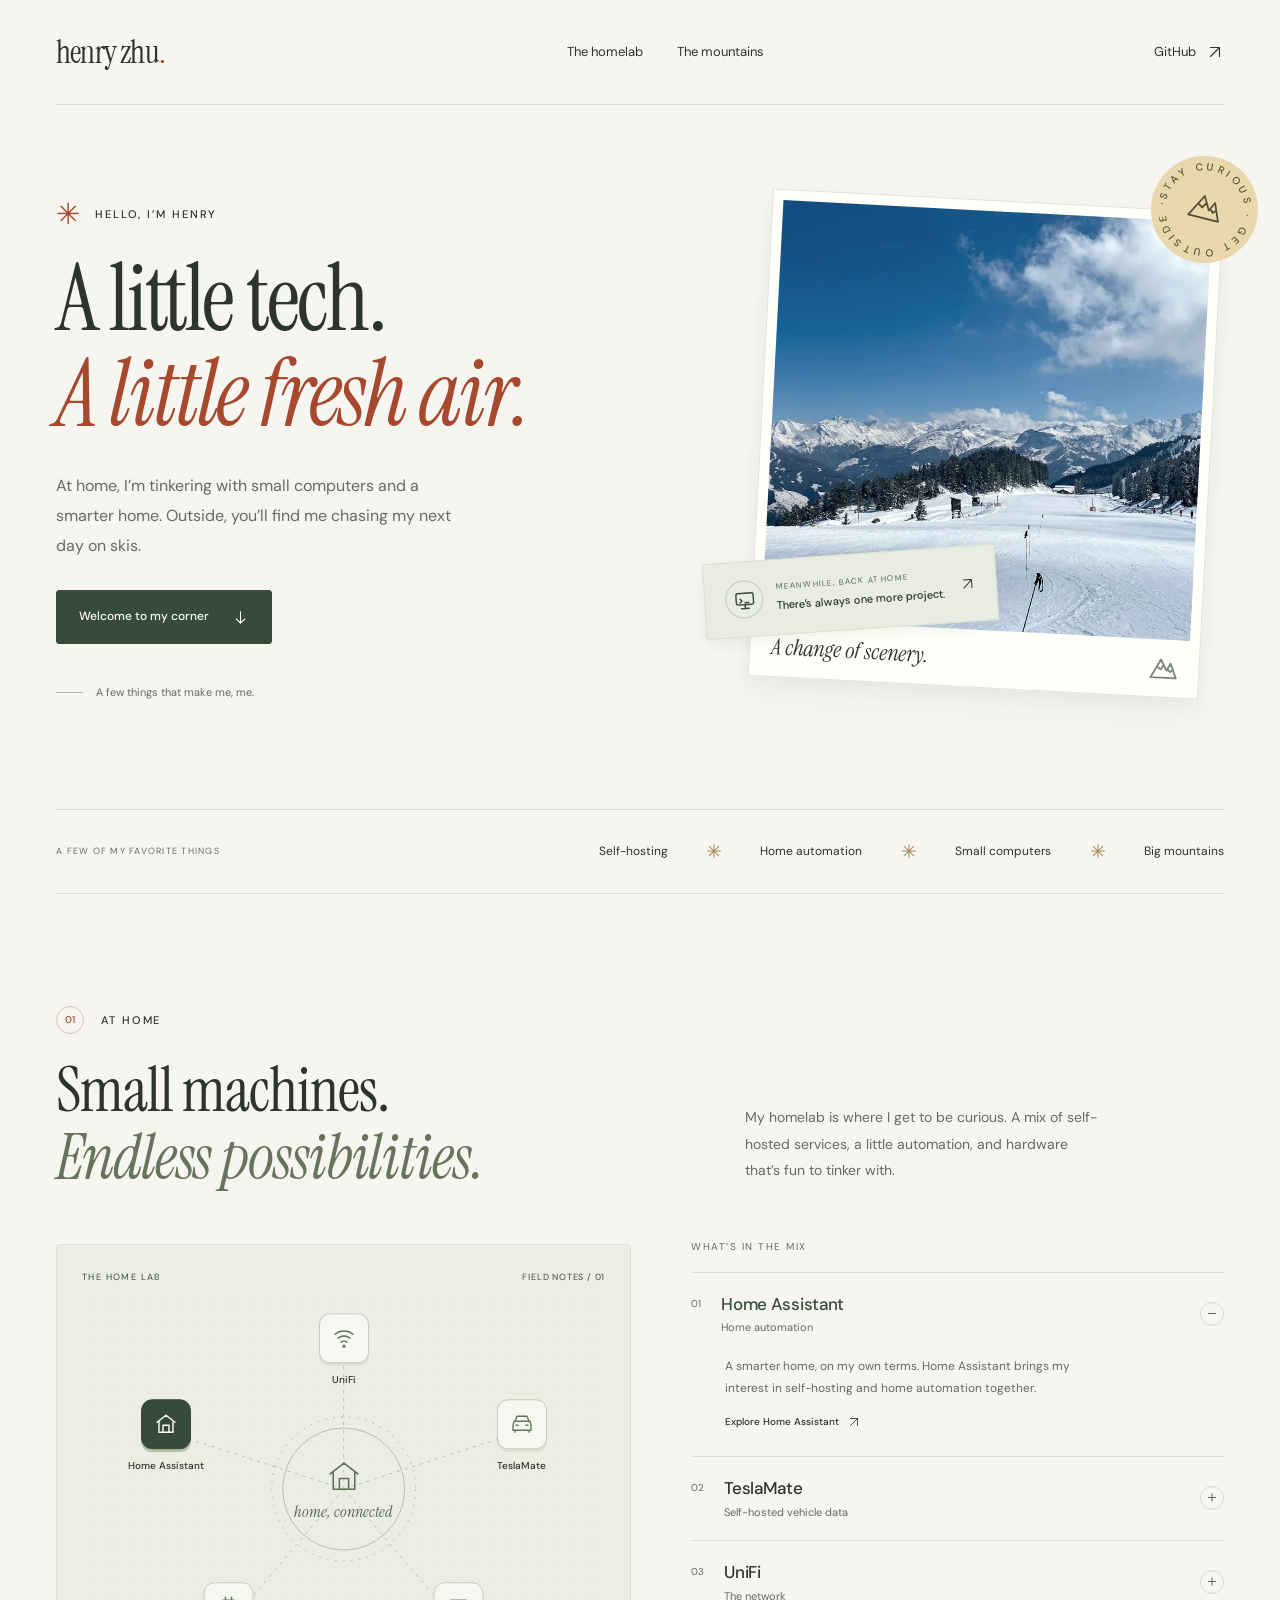
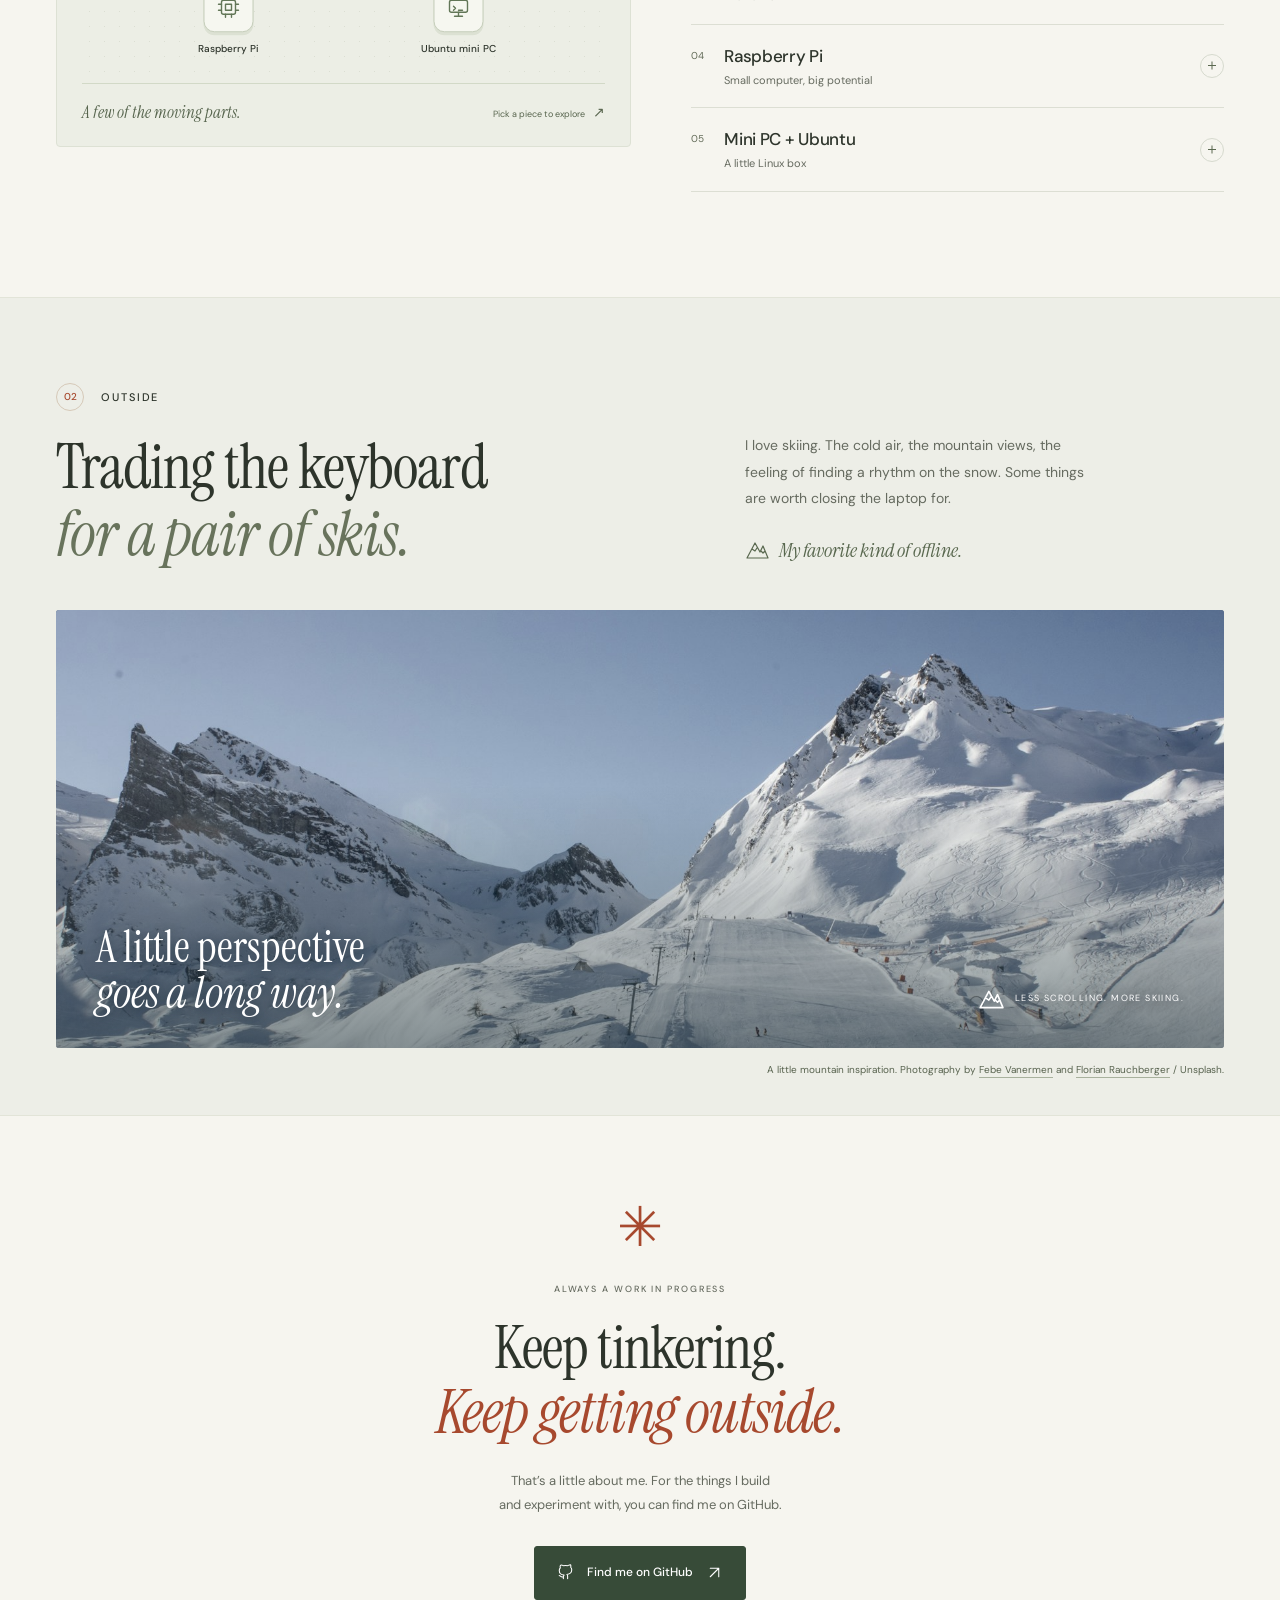
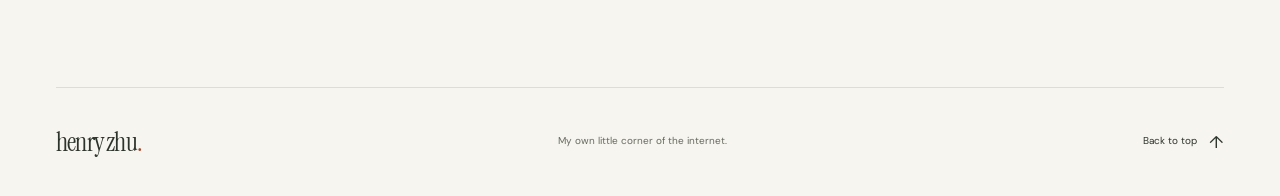
<file: index.html>
<!doctype html>
<html lang="en">
  <head>
    <meta charset="utf-8">
    <meta name="viewport" content="width=device-width, initial-scale=1">
    <meta name="theme-color" content="#f6f5ef">
    <meta name="description" content="Hi, I'm Henry Zhu. Home lab tinkering, self-hosted services, and days on the slopes. A little tech. A little fresh air.">
    <meta property="og:type" content="website">
    <meta property="og:title" content="Henry Zhu — A little tech. A little fresh air.">
    <meta property="og:description" content="My corner of the internet: home automation, small computers, and a love of skiing.">
    <meta property="og:url" content="https://henryzhu.dev/">
    <meta property="og:image" content="https://henryzhu.dev/assets/images/social.jpg">
    <meta property="og:image:alt" content="A snowy ski slope beneath an Alpine mountain range">
    <meta name="twitter:card" content="summary_large_image">
    <link rel="canonical" href="https://henryzhu.dev/">
    <link rel="icon" href="./assets/favicon.svg" type="image/svg+xml">
    <link rel="preload" href="./assets/fonts/instrument-serif-normal.woff2" as="font" type="font/woff2" crossorigin>
    <link rel="stylesheet" href="./assets/fonts/fonts.css">
    <link rel="stylesheet" href="./styles.css">
    <script src="./script.js" defer></script>
    <title>Henry Zhu — A little tech. A little fresh air.</title>
  </head>
  <body>
    <a class="skip-link" href="#main">Skip to content</a>

    <svg class="icon-definitions" xmlns="http://www.w3.org/2000/svg" aria-hidden="true">
      <defs>
        <symbol id="icon-arrow" viewBox="0 0 24 24"><path d="M5 12h14m-6-6 6 6-6 6"/></symbol>
        <symbol id="icon-up-right" viewBox="0 0 24 24"><path d="M6 18 18 6M6 6h12v12"/></symbol>
        <symbol id="icon-down" viewBox="0 0 24 24"><path d="M12 4v16m-6-6 6 6 6-6"/></symbol>
        <symbol id="icon-house" viewBox="0 0 24 24"><path d="m3 10 9-7 9 7M5 9v11h14V9m-10 11v-7h6v7"/></symbol>
        <symbol id="icon-car" viewBox="0 0 24 24"><path d="m5 9 2-5h10l2 5M4 9h16l1 4v5H3v-5l1-4Zm1 9v2m14-2v2M6 13h2m8 0h2"/></symbol>
        <symbol id="icon-network" viewBox="0 0 24 24"><path d="M3 8a14 14 0 0 1 18 0M6 12a9 9 0 0 1 12 0m-9 4a4 4 0 0 1 6 0"/><circle cx="12" cy="20" r="1"/></symbol>
        <symbol id="icon-pi" viewBox="0 0 24 24"><rect x="5" y="5" width="14" height="14" rx="2"/><path d="M9 9h6v6H9zM9 2v3m6-3v3M9 19v3m6-3v3M2 9h3m-3 6h3m14-6h3m-3 6h3"/></symbol>
        <symbol id="icon-computer" viewBox="0 0 24 24"><rect x="3" y="5" width="18" height="12" rx="2"/><path d="M8 21h8m-4-4v4m-5-10 2 2-2 2m5 0h4"/></symbol>
        <symbol id="icon-mountain" viewBox="0 0 24 24"><path d="m2 20 8-15 5 9 3-6 5 12H2Zm5-9 3 2 2-3m4 3 2 2 2-2"/></symbol>
        <symbol id="icon-github" viewBox="0 0 24 24"><path d="M9 19c-4 1-4-2-6-2m12 5v-4a3.5 3.5 0 0 0-1-2.7c3.3-.4 6.8-1.6 6.8-7.3a5.7 5.7 0 0 0-1.5-4 5.3 5.3 0 0 0-.1-4S18 0 15 1.5a14 14 0 0 0-6 0C6 0 4.8 1 4.8 1a5.3 5.3 0 0 0-.1 4 5.7 5.7 0 0 0-1.5 4c0 5.7 3.5 6.9 6.8 7.3A3.5 3.5 0 0 0 9 19v3" transform="translate(0 1) scale(1 .9)"/></symbol>
      </defs>
    </svg>

    <header class="site-header wrap">
      <a class="wordmark" href="#home" aria-label="Henry Zhu, back to top">henry zhu<span>.</span></a>
      <nav aria-label="Main navigation">
        <a href="#homelab">The homelab</a>
        <a href="#mountains">The mountains</a>
      </nav>
      <a class="header-github" href="https://github.com/zhuhw" target="_blank" rel="noopener noreferrer" aria-label="Henry Zhu on GitHub">
        <span>GitHub</span><svg class="icon" aria-hidden="true"><use href="#icon-up-right"/></svg>
      </a>
    </header>

    <main id="main">
      <section class="hero wrap" id="home" aria-labelledby="hero-heading">
        <div class="hero-copy">
          <p class="eyebrow"><span class="little-sun" aria-hidden="true">✳</span> Hello, I’m Henry</p>
          <h1 id="hero-heading">A little tech.<br><em>A little fresh air.</em></h1>
          <p class="hero-description">At home, I’m tinkering with small computers and a smarter home. Outside, you’ll find me chasing my next day on skis.</p>
          <a class="button" href="#homelab">Welcome to my corner <svg class="icon" aria-hidden="true"><use href="#icon-down"/></svg></a>
          <div class="hero-footnote"><span class="small-rule" aria-hidden="true"></span> A few things that make me, me.</div>
        </div>

        <div class="hero-art">
          <div class="orbit-note" aria-hidden="true">
            <svg viewBox="0 0 100 100"><defs><path id="badge-circle" d="M50,50 m-37,0 a37,37 0 1,1 74,0 a37,37 0 1,1 -74,0"/></defs><text><textPath href="#badge-circle" textLength="230">STAY CURIOUS · GET OUTSIDE · </textPath></text></svg>
            <svg class="badge-mountain" viewBox="0 0 24 24"><use href="#icon-mountain"/></svg>
          </div>
          <figure class="mountain-postcard">
            <img src="./assets/images/mountains-800.jpg" srcset="./assets/images/mountains-800.jpg 800w, ./assets/images/mountains-1200.jpg 1200w" sizes="(max-width: 640px) 86vw, (max-width: 950px) 65vw, 430px" width="800" height="1040" alt="Sunlit, snow-covered mountains above a quiet ski slope" fetchpriority="high">
            <figcaption><span>A change of scenery.</span><svg class="icon" aria-hidden="true"><use href="#icon-mountain"/></svg></figcaption>
          </figure>
          <a class="lab-sticker" href="#homelab">
            <span class="sticker-icon"><svg class="icon" aria-hidden="true"><use href="#icon-computer"/></svg></span>
            <span><span class="sticker-label">Meanwhile, back at home</span><strong>There’s always one more project.</strong></span>
            <svg class="icon sticker-arrow" aria-hidden="true"><use href="#icon-up-right"/></svg>
          </a>
        </div>
      </section>

      <div class="interest-strip wrap" aria-label="My interests">
        <span class="strip-label">A few of my favorite things</span>
        <div class="strip-items"><span>Self-hosting</span><span aria-hidden="true">✳</span><span>Home automation</span><span aria-hidden="true">✳</span><span>Small computers</span><span aria-hidden="true">✳</span><span>Big mountains</span></div>
      </div>

      <section class="homelab-section wrap" id="homelab" aria-labelledby="homelab-heading">
        <div class="section-intro">
          <div><p class="eyebrow section-label"><span>01</span> At home</p><h2 id="homelab-heading">Small machines.<br><em>Endless possibilities.</em></h2></div>
          <p>My homelab is where I get to be curious. A mix of self-hosted services, a little automation, and hardware that’s fun to tinker with.</p>
        </div>

        <div class="lab-layout">
          <div class="lab-blueprint" data-active="assistant" role="group" aria-label="An illustration of the five pieces in my homelab">
            <div class="blueprint-heading"><span>THE HOME LAB</span><span>FIELD NOTES / 01</span></div>
            <div class="lab-map">
              <svg class="map-connections" viewBox="0 0 500 390" aria-hidden="true"><path d="M250 200V60M250 200 80 145M250 200l170-55M250 200 140 330M250 200l110 130"/><circle cx="250" cy="200" r="61"/><circle cx="250" cy="200" r="72"/></svg>
              <div class="map-center"><svg class="icon" aria-hidden="true"><use href="#icon-house"/></svg><span>home, connected</span></div>
              <button class="map-node node-unifi" type="button" data-lab="unifi" aria-label="Explore UniFi" aria-controls="lab-unifi" disabled><span class="node-icon"><svg class="icon" aria-hidden="true"><use href="#icon-network"/></svg></span><span>UniFi</span></button>
              <button class="map-node node-assistant" type="button" data-lab="assistant" aria-label="Explore Home Assistant" aria-controls="lab-assistant" disabled><span class="node-icon"><svg class="icon" aria-hidden="true"><use href="#icon-house"/></svg></span><span>Home Assistant</span></button>
              <button class="map-node node-teslamate" type="button" data-lab="teslamate" aria-label="Explore TeslaMate" aria-controls="lab-teslamate" disabled><span class="node-icon"><svg class="icon" aria-hidden="true"><use href="#icon-car"/></svg></span><span>TeslaMate</span></button>
              <button class="map-node node-pi" type="button" data-lab="pi" aria-label="Explore Raspberry Pi" aria-controls="lab-pi" disabled><span class="node-icon"><svg class="icon" aria-hidden="true"><use href="#icon-pi"/></svg></span><span>Raspberry Pi</span></button>
              <button class="map-node node-ubuntu" type="button" data-lab="ubuntu" aria-label="Explore Ubuntu mini PC" aria-controls="lab-ubuntu" disabled><span class="node-icon"><svg class="icon" aria-hidden="true"><use href="#icon-computer"/></svg></span><span>Ubuntu mini PC</span></button>
            </div>
            <div class="blueprint-footer"><span class="blueprint-caption">A few of the moving parts.</span><span class="map-hint" hidden>Pick a piece to explore <span aria-hidden="true">↗</span></span></div>
          </div>

          <div class="lab-details">
            <p class="list-eyebrow">What’s in the mix</p>
            <details class="lab-item" id="lab-assistant" name="homelab" data-component="assistant" open>
              <summary><span class="item-number">01</span><span class="item-title">Home Assistant<small>Home automation</small></span><span class="details-toggle" aria-hidden="true"></span></summary>
              <div class="item-content"><p>A smarter home, on my own terms. Home Assistant brings my interest in self-hosting and home automation together.</p><a class="text-link" href="https://www.home-assistant.io/" target="_blank" rel="noopener noreferrer">Explore Home Assistant <svg class="icon" aria-hidden="true"><use href="#icon-up-right"/></svg></a></div>
            </details>
            <details class="lab-item" id="lab-teslamate" name="homelab" data-component="teslamate">
              <summary><span class="item-number">02</span><span class="item-title">TeslaMate<small>Self-hosted vehicle data</small></span><span class="details-toggle" aria-hidden="true"></span></summary>
              <div class="item-content"><p>Tesla data gets a home in the lab, too. I host TeslaMate as part of my setup—a neat intersection of cars, data, and self-hosting.</p><a class="text-link" href="https://docs.teslamate.org/" target="_blank" rel="noopener noreferrer">Explore TeslaMate <svg class="icon" aria-hidden="true"><use href="#icon-up-right"/></svg></a></div>
            </details>
            <details class="lab-item" id="lab-unifi" name="homelab" data-component="unifi">
              <summary><span class="item-number">03</span><span class="item-title">UniFi<small>The network</small></span><span class="details-toggle" aria-hidden="true"></span></summary>
              <div class="item-content"><p>All those little machines need to connect. UniFi hardware is the networking side of my home setup.</p><a class="text-link" href="https://ui.com/" target="_blank" rel="noopener noreferrer">Explore UniFi <svg class="icon" aria-hidden="true"><use href="#icon-up-right"/></svg></a></div>
            </details>
            <details class="lab-item" id="lab-pi" name="homelab" data-component="pi">
              <summary><span class="item-number">04</span><span class="item-title">Raspberry Pi<small>Small computer, big potential</small></span><span class="details-toggle" aria-hidden="true"></span></summary>
              <div class="item-content"><p>There’s something satisfying about a computer this small. A Raspberry Pi is part of my collection of hardware for tinkering and exploring.</p><a class="text-link" href="https://www.raspberrypi.com/" target="_blank" rel="noopener noreferrer">Explore Raspberry Pi <svg class="icon" aria-hidden="true"><use href="#icon-up-right"/></svg></a></div>
            </details>
            <details class="lab-item" id="lab-ubuntu" name="homelab" data-component="ubuntu">
              <summary><span class="item-number">05</span><span class="item-title">Mini PC + Ubuntu<small>A little Linux box</small></span><span class="details-toggle" aria-hidden="true"></span></summary>
              <div class="item-content"><p>A mini PC running Ubuntu rounds out the lab. Compact hardware, Linux, and room to keep experimenting.</p><a class="text-link" href="https://ubuntu.com/" target="_blank" rel="noopener noreferrer">Explore Ubuntu <svg class="icon" aria-hidden="true"><use href="#icon-up-right"/></svg></a></div>
            </details>
          </div>
        </div>
      </section>

      <section class="mountains-section" id="mountains" aria-labelledby="mountains-heading">
        <div class="wrap">
          <div class="section-intro">
            <div><p class="eyebrow section-label"><span>02</span> Outside</p><h2 id="mountains-heading">Trading the keyboard<br><em>for a pair of skis.</em></h2></div>
            <div class="mountains-intro-copy"><p>I love skiing. The cold air, the mountain views, the feeling of finding a rhythm on the snow. Some things are worth closing the laptop for.</p><span class="mountain-aside"><svg class="icon" aria-hidden="true"><use href="#icon-mountain"/></svg> My favorite kind of offline.</span></div>
          </div>
          <figure class="slope-photo">
            <img src="./assets/images/slopes-1800.jpg" srcset="./assets/images/slopes-1000.jpg 1000w, ./assets/images/slopes-1800.jpg 1800w" sizes="(max-width: 1280px) 92vw, 1200px" width="1800" height="1044" alt="A broad white ski run and chairlift surrounded by snow-covered Alpine peaks" loading="lazy" decoding="async">
            <figcaption><span class="photo-note">A little perspective<br><em>goes a long way.</em></span><span class="photo-label"><svg class="icon" aria-hidden="true"><use href="#icon-mountain"/></svg> LESS SCROLLING. MORE SKIING.</span></figcaption>
          </figure>
          <p class="image-credit">A little mountain inspiration. Photography by <a href="https://unsplash.com/photos/a-snow-covered-mountain-with-a-ski-lift-in-the-distance-gMF8do5awr0" target="_blank" rel="noopener noreferrer">Febe Vanermen</a> and <a href="https://unsplash.com/photos/a-snow-covered-ski-slope-with-mountains-in-the-background-aWJNELFgL5I" target="_blank" rel="noopener noreferrer">Florian Rauchberger</a> / Unsplash.</p>
        </div>
      </section>

      <section class="closing-section wrap" aria-labelledby="closing-heading">
        <span class="closing-asterisk" aria-hidden="true">✳</span>
        <p class="eyebrow">Always a work in progress</p>
        <h2 id="closing-heading">Keep tinkering.<br><em>Keep getting outside.</em></h2>
        <p>That’s a little about me. For the things I build<br class="desktop-break"> and experiment with, you can find me on GitHub.</p>
        <a class="button" href="https://github.com/zhuhw" target="_blank" rel="noopener noreferrer"><svg class="icon" aria-hidden="true"><use href="#icon-github"/></svg> Find me on GitHub <svg class="icon" aria-hidden="true"><use href="#icon-up-right"/></svg></a>
      </section>
    </main>

    <footer class="site-footer wrap"><a class="wordmark" href="#home">henry zhu<span>.</span></a><p>My own little corner of the internet.</p><a class="back-to-top" href="#home">Back to top <span aria-hidden="true">↑</span></a></footer>
  </body>
</html>
</file>
<file: assets/fonts/fonts.css>
@font-face {
  font-family: 'DM Sans';
  font-style: normal;
  font-weight: 400 700;
  font-display: swap;
  src: url(./dm-sans-normal.woff2) format('woff2');
  unicode-range: U+0000-00FF, U+0131, U+0152-0153, U+02BB-02BC, U+02C6, U+02DA, U+02DC, U+0304, U+0308, U+0329, U+2000-206F, U+20AC, U+2122, U+2191, U+2193, U+2212, U+2215, U+FEFF, U+FFFD;
}

@font-face {
  font-family: 'Instrument Serif';
  font-style: italic;
  font-weight: 400;
  font-display: swap;
  src: url(./instrument-serif-italic.woff2) format('woff2');
  unicode-range: U+0000-00FF, U+0131, U+0152-0153, U+02BB-02BC, U+02C6, U+02DA, U+02DC, U+0304, U+0308, U+0329, U+2000-206F, U+20AC, U+2122, U+2191, U+2193, U+2212, U+2215, U+FEFF, U+FFFD;
}

@font-face {
  font-family: 'Instrument Serif';
  font-style: normal;
  font-weight: 400;
  font-display: swap;
  src: url(./instrument-serif-normal.woff2) format('woff2');
  unicode-range: U+0000-00FF, U+0131, U+0152-0153, U+02BB-02BC, U+02C6, U+02DA, U+02DC, U+0304, U+0308, U+0329, U+2000-206F, U+20AC, U+2122, U+2191, U+2193, U+2212, U+2215, U+FEFF, U+FFFD;
}
</file>
<file: styles.css>
:root {
  --paper: #f6f5ef;
  --ink: #2d342b;
  --muted: #666b60;
  --accent: #a7492e;
  --olive: #374b38;
  --line: #dcded3;
  --serif: "Instrument Serif", Georgia, serif;
  --sans: "DM Sans", -apple-system, BlinkMacSystemFont, "Segoe UI", sans-serif;
}

* { box-sizing: border-box; }
[hidden] { display: none !important; }
html { scroll-behavior: smooth; scroll-padding-top: 30px; }
body { margin: 0; background: var(--paper); color: var(--ink); font: 400 16px/1.65 var(--sans); -webkit-font-smoothing: antialiased; }
::selection { background: #dfc8a9; color: #263323; }
a { color: inherit; text-decoration: none; text-underline-offset: 4px; }
button { font: inherit; color: inherit; }
button, a, summary { -webkit-tap-highlight-color: transparent; }
button:not(:disabled), summary { cursor: pointer; }
a:focus-visible, button:focus-visible, summary:focus-visible { outline: 3px solid var(--accent); outline-offset: 6px; border-radius: 2px; }
img { display: block; max-width: 100%; }
figure, p, h1, h2 { margin: 0; }
em { font-weight: inherit; }
.wrap { width: min(1200px, calc(100% - 112px)); margin-inline: auto; }
.icon { width: 23px; height: 23px; fill: none; stroke: currentColor; stroke-width: 1.5; stroke-linecap: round; stroke-linejoin: round; flex: 0 0 auto; }
.icon-definitions { position: absolute; width: 0; height: 0; overflow: hidden; }
.skip-link { position: fixed; top: 12px; left: 12px; padding: 10px 20px; z-index: 20; background: var(--ink); color: white; transform: translateY(-160%); }
.skip-link:focus { transform: translateY(0); }

.site-header { height: 105px; display: flex; align-items: center; justify-content: space-between; border-bottom: 1px solid var(--line); }
.wordmark { font: 400 32px/1 var(--serif); letter-spacing: -.8px; }
.wordmark span { color: var(--accent); }
.site-header nav { display: flex; gap: 34px; padding-left: 12px; font-size: 13px; }
.site-header nav a { padding: 10px 0; position: relative; }
.site-header nav a::after { content: ""; height: 1px; position: absolute; left: 0; right: 0; bottom: 5px; background: var(--accent); transform: scaleX(0); transform-origin: left; transition: transform .2s; }
.site-header nav a:hover::after { transform: scaleX(1); }
.header-github { display: flex; gap: 10px; align-items: center; font-size: 13px; }
.header-github .icon { width: 18px; height: 18px; }
.header-github:hover { color: var(--accent); }

.hero { display: grid; grid-template-columns: 1.2fr .9fr; align-items: center; gap: 64px; padding-block: 82px 95px; }
.eyebrow { font-size: 11px; font-weight: 500; letter-spacing: 1.9px; text-transform: uppercase; }
.hero .eyebrow { display: flex; gap: 13px; align-items: center; margin-bottom: 22px; }
.little-sun { color: var(--accent); font-size: 29px; line-height: 1; }
h1 { font: 400 clamp(64px, 7.3vw, 100px)/1.02 var(--serif); letter-spacing: -2.8px; }
h1 em { color: var(--accent); white-space: nowrap; }
.hero-description { max-width: 400px; margin-top: 30px; color: var(--muted); font-size: 16px; line-height: 1.85; }
.button { display: inline-flex; justify-content: center; align-items: center; gap: 23px; padding: 15px 22px; min-height: 54px; background: var(--olive); color: #fff; font-size: 12px; font-weight: 500; border: 1px solid var(--olive); border-radius: 3px; transition: background .2s, transform .2s; }
.button:hover { background: #253d29; transform: translateY(-2px); }
.button .icon { width: 17px; height: 17px; }
.hero .button { margin-top: 30px; }
.hero-footnote { display: flex; align-items: center; gap: 13px; margin-top: 39px; color: var(--muted); font-size: 11px; }
.small-rule { width: 27px; height: 1px; background: #adb1a3; }
.hero-art { position: relative; padding: 13px 13px 26px 9px; }
.mountain-postcard { padding: 10px 10px 0; background: #fffef9; border: 1px solid #e3e1d7; transform: rotate(3deg); box-shadow: 0 7px 18px #3138230c, 0 25px 40px #31382306; }
.mountain-postcard img { width: 100%; height: 419px; object-fit: cover; object-position: 50% 45%; filter: saturate(.72); }
.mountain-postcard figcaption { display: flex; align-items: center; justify-content: space-between; min-height: 57px; padding: 3px 11px; font: italic 22px/1.3 var(--serif); }
.mountain-postcard figcaption .icon { width: 29px; height: 29px; color: #7b8478; }
.orbit-note { position: absolute; width: 107px; height: 107px; right: -34px; top: -31px; z-index: 2; background: #e9d7ae; color: #544f30; border-radius: 50%; transform: rotate(14deg); }
.orbit-note > svg:first-child { width: 100%; height: 100%; fill: currentColor; font: 500 9.5px var(--sans); letter-spacing: 1.2px; }
.orbit-note .badge-mountain { position: absolute; width: 35px; height: 35px; left: 36px; top: 33px; fill: none; stroke: currentColor; stroke-width: 1.2; stroke-linecap: round; stroke-linejoin: round; }
.lab-sticker { position: absolute; display: flex; align-items: center; gap: 13px; bottom: 84px; left: -47px; background: #e9ece1; padding: 18px 20px; box-shadow: 0 5px 14px #1c311a10; transform: rotate(-4deg); border: 1px solid #dce1d3; transition: transform .2s; }
.lab-sticker:hover { transform: rotate(-1deg) translateY(-3px); }
.sticker-icon { display: grid; place-items: center; height: 38px; width: 38px; border: 1px solid #c2cbbb; border-radius: 50%; color: var(--olive); }
.sticker-label { display: block; text-transform: uppercase; font-size: 8px; letter-spacing: 1.2px; color: #5c6855; margin-bottom: 3px; }
.lab-sticker strong { display: block; font-size: 11px; font-weight: 500; }
.sticker-arrow { width: 16px; height: 16px; margin-left: 3px; }

.interest-strip { display: flex; align-items: center; justify-content: space-between; gap: 28px; padding-block: 26px; border-top: 1px solid var(--line); border-bottom: 1px solid var(--line); }
.strip-label { color: var(--muted); font-size: 9px; letter-spacing: 1.25px; text-transform: uppercase; }
.strip-items { display: flex; align-items: center; gap: clamp(20px, 3vw, 42px); font-size: 12px; }
.strip-items [aria-hidden] { color: #a48450; font-size: 19px; }

.homelab-section { padding-block: 112px 105px; }
.section-intro { display: grid; grid-template-columns: 1.25fr 1fr; align-items: end; gap: 90px; margin-bottom: 49px; }
.section-label { display: flex; gap: 17px; align-items: center; margin-bottom: 23px; }
.section-label > span { color: var(--accent); font-size: 10px; border: 1px solid #d6c9b8; border-radius: 50%; width: 28px; height: 28px; display: grid; place-items: center; letter-spacing: 0; }
h2 { font: 400 62px/1.07 var(--serif); letter-spacing: -1.1px; }
h2 em { color: #68735c; }
.section-intro > p, .mountains-intro-copy > p { max-width: 360px; font-size: 14px; line-height: 1.9; color: var(--muted); padding-bottom: 6px; }
.lab-layout { display: grid; grid-template-columns: 1.08fr 1fr; gap: 60px; align-items: start; }
.lab-blueprint { min-width: 0; background: #eceee5; border: 1px solid #dde1d4; border-radius: 4px; padding: 26px 25px 22px; margin-top: 5px; }
.blueprint-heading { display: flex; justify-content: space-between; gap: 20px; font: 500 9px/1.5 var(--sans); letter-spacing: 1.4px; color: #53614e; }
.blueprint-heading span:last-child { color: #5b6555; font-size: 9px; letter-spacing: .8px; }
.lab-map { height: 390px; position: relative; margin-block: 4px; background-image: radial-gradient(#a4ae973e .8px, transparent .8px); background-size: 15px 15px; }
.map-connections { position: absolute; inset: 0; width: 100%; height: 100%; fill: none; stroke: #b7c1aa; stroke-width: 1; }
.map-connections path { stroke-dasharray: 3 5; }
.map-connections circle:last-child { stroke-dasharray: 2 6; }
.map-center { position: absolute; left: 50%; top: 51.3%; transform: translate(-50%, -50%); text-align: center; display: flex; flex-direction: column; align-items: center; gap: 8px; }
.map-center > .icon { width: 37px; height: 37px; stroke-width: 1; color: #5d7054; }
.map-center > span { font: italic 16px/1 var(--serif); color: #56664d; }
.map-node { position: absolute; display: flex; align-items: center; flex-direction: column; gap: 9px; transform: translate(-50%, -50%); border: 0; padding: 7px; background: transparent; white-space: nowrap; font-size: 10px; font-weight: 500; }
.node-icon { display: grid; place-items: center; width: 50px; height: 50px; background: #f6f7f0; border: 1px solid #c6cebb; border-radius: 11px; color: #627657; box-shadow: 0 3px 0 #dce1d3; transition: background .2s, color .2s, transform .2s; }
.node-icon .icon { width: 24px; height: 24px; stroke-width: 1.4; }
.node-unifi { left: 50%; top: 16%; }
.node-assistant { left: 16%; top: 38%; }
.node-teslamate { left: 84%; top: 38%; }
.node-pi { left: 28%; top: 85%; }
.node-ubuntu { left: 72%; top: 85%; }
.map-node:hover .node-icon { transform: translateY(-3px); border-color: #718864; }
.lab-blueprint[data-active="assistant"] .node-assistant .node-icon,
.lab-blueprint[data-active="teslamate"] .node-teslamate .node-icon,
.lab-blueprint[data-active="unifi"] .node-unifi .node-icon,
.lab-blueprint[data-active="pi"] .node-pi .node-icon,
.lab-blueprint[data-active="ubuntu"] .node-ubuntu .node-icon { background: var(--olive); color: #fff; border-color: var(--olive); box-shadow: 0 3px 0 #b8c3ab; }
.blueprint-footer { display: flex; justify-content: space-between; align-items: center; gap: 20px; border-top: 1px solid #d2d9c7; padding-top: 17px; }
.blueprint-caption { font: italic 17px/1.3 var(--serif); color: #57654e; }
.map-hint { font-size: 9px; color: #59664f; }
.map-hint span { margin-left: 6px; font-size: 14px; }
.list-eyebrow { font-size: 10px; letter-spacing: 1.5px; color: var(--muted); text-transform: uppercase; margin-bottom: 16px; }
.lab-item { border-top: 1px solid var(--line); }
.lab-item:last-child { border-bottom: 1px solid var(--line); }
.lab-item summary { display: flex; gap: 20px; align-items: center; list-style: none; padding: 20px 0; }
.lab-item summary::-webkit-details-marker { display: none; }
.item-number { font-size: 10px; color: #626b58; align-self: flex-start; padding-top: 3px; }
.item-title { display: block; flex: 1; font-size: 17px; line-height: 1.35; font-weight: 500; letter-spacing: -.3px; }
.item-title small { display: block; font-size: 11px; font-weight: 400; color: var(--muted); margin-top: 5px; letter-spacing: 0; }
.details-toggle { display: block; width: 24px; height: 24px; position: relative; border: 1px solid #d6dace; border-radius: 50%; flex: 0 0 auto; }
.details-toggle::before, .details-toggle::after { content: ""; position: absolute; top: 10px; left: 7px; width: 8px; height: 1px; background: #5b6950; transition: transform .2s; }
.details-toggle::after { transform: rotate(90deg); }
.lab-item[open] .details-toggle::after { transform: rotate(0); }
.lab-item[open] .item-title { color: var(--olive); }
.lab-item summary:hover .item-title { color: var(--accent); }
.item-content { padding: 0 34px 23px; }
.item-content p { font-size: 12px; line-height: 1.85; color: var(--muted); max-width: 350px; }
.text-link { display: inline-flex; gap: 8px; align-items: center; font-size: 10px; font-weight: 500; margin-top: 14px; }
.text-link .icon { width: 14px; height: 14px; }
.text-link:hover { text-decoration: underline; }

.mountains-section { background: #edeee7; border-block: 1px solid #e2e4d8; padding-block: 85px 37px; }
.mountains-section .section-intro { margin-bottom: 43px; }
.mountains-section h2 em { color: #68735c; }
.mountains-intro-copy { padding-bottom: 4px; }
.mountain-aside { display: flex; align-items: center; gap: 10px; margin-top: 19px; font: italic 20px/1.3 var(--serif); color: #58674e; }
.mountain-aside .icon { width: 24px; height: 24px; stroke-width: 1.2; }
.slope-photo { position: relative; background: #64758a; overflow: hidden; border-radius: 3px; }
.slope-photo > img { width: 100%; height: 438px; object-fit: cover; object-position: 50% 47%; filter: saturate(.65); }
.slope-photo::after { content: ""; position: absolute; inset: 0; background: linear-gradient(180deg, transparent 40%, #11252f80 100%); pointer-events: none; }
.slope-photo figcaption { position: absolute; z-index: 1; inset: auto 40px 31px; display: flex; align-items: end; justify-content: space-between; gap: 20px; color: white; text-shadow: 0 1px 12px #0a182488; }
.photo-note { font: 400 44px/1.06 var(--serif); }
.photo-label { display: flex; align-items: center; gap: 11px; font-size: 9px; letter-spacing: 1.4px; padding-bottom: 5px; }
.photo-label .icon { width: 26px; height: 26px; }
.image-credit { text-align: right; color: #58634f; font-size: 10px; margin-top: 14px; }
.image-credit a { text-decoration: underline; text-decoration-color: #a8b19d; }
.image-credit a:hover { color: var(--ink); }

.closing-section { text-align: center; padding-block: 84px 87px; }
.closing-asterisk { display: block; color: var(--accent); font-size: 55px; line-height: 1; margin-bottom: 27px; }
.closing-section .eyebrow { font-size: 9px; color: var(--muted); margin-bottom: 19px; }
.closing-section h2 { font-size: 60px; }
.closing-section h2 em { color: var(--accent); }
.closing-section > p:not(.eyebrow) { font-size: 13px; color: var(--muted); line-height: 1.85; margin-top: 24px; }
.closing-section .button { margin-top: 29px; gap: 13px; }
.site-footer { display: flex; align-items: center; justify-content: space-between; gap: 20px; border-top: 1px solid var(--line); padding-block: 30px; }
.site-footer .wordmark { font-size: 26px; }
.site-footer p { font-size: 10px; color: var(--muted); }
.back-to-top { font-size: 10px; display: flex; align-items: center; gap: 12px; padding: 10px 0; }
.back-to-top:hover { color: var(--accent); }
.back-to-top span { font-size: 17px; }

@media (min-width: 1500px) {
  .hero { padding-block: 100px 110px; }
}

@media (max-width: 1100px) {
  .wrap { width: calc(100% - 80px); }
  .hero { gap: 45px; padding-block: 72px 83px; }
  h1 { font-size: 7.3vw; letter-spacing: -2px; }
  .mountain-postcard img { height: 370px; }
  .orbit-note { right: -19px; width: 94px; height: 94px; }
  .orbit-note .badge-mountain { width: 31px; height: 31px; left: 31px; top: 29px; }
  .lab-sticker { padding: 14px; gap: 10px; left: -34px; }
  .lab-sticker strong { font-size: 10px; }
  .hero-footnote { margin-top: 28px; }
  .strip-items { gap: 23px; font-size: 10px; }
  .strip-label { font-size: 8px; }
  .section-intro { gap: 50px; }
  h2 { font-size: 55px; }
  .lab-layout { gap: 40px; }
  .lab-blueprint { padding-inline: 18px; }
  .lab-map { height: 380px; }
  .map-hint { display: none; }
  .map-node { font-size: 9px; }
  .node-icon { width: 44px; height: 44px; }
}

@media (max-width: 800px) {
  .wrap { width: calc(100% - 48px); }
  .site-header { height: 86px; }
  .site-header nav { gap: 22px; font-size: 12px; padding-left: 0; }
  .header-github { font-size: 12px; gap: 5px; }
  .hero { grid-template-columns: 1fr; padding-block: 57px 60px; gap: 46px; }
  .hero-copy { text-align: center; }
  .hero .eyebrow { justify-content: center; }
  h1 { font-size: clamp(60px, 10.2vw, 82px); }
  .hero-description { max-width: 410px; margin-inline: auto; margin-top: 23px; }
  .hero .button { margin-top: 24px; }
  .hero-footnote { display: none; }
  .hero-art { width: min(395px, calc(100% - 34px)); margin-inline: auto; padding-bottom: 35px; }
  .mountain-postcard img { height: 365px; }
  .orbit-note { top: -11px; right: -19px; }
  .lab-sticker { left: -18px; bottom: 87px; padding: 14px 16px; }
  .lab-sticker strong { font-size: 11px; }
  .interest-strip { flex-direction: column; gap: 12px; padding-block: 21px; }
  .strip-label { font-size: 8px; }
  .strip-items { gap: 25px; font-size: 11px; }
  .homelab-section { padding-block: 72px; }
  .section-intro { grid-template-columns: 1fr; gap: 23px; margin-bottom: 31px; }
  .section-intro > p, .mountains-intro-copy > p { max-width: 500px; }
  .section-label { margin-bottom: 18px; }
  h2 { font-size: 54px; }
  .lab-layout { grid-template-columns: 1fr; gap: 31px; }
  .lab-blueprint { max-width: 540px; width: 100%; margin-inline: auto; padding-inline: 25px; }
  .lab-map { height: 390px; }
  .node-icon { width: 50px; height: 50px; }
  .map-node { font-size: 10px; }
  .map-hint { display: block; }
  .lab-details { max-width: 540px; width: 100%; margin-inline: auto; }
  .item-content p { max-width: 420px; font-size: 13px; }
  .lab-item summary { padding-block: 18px; }
  .mountains-section { padding-block: 66px 28px; }
  .mountains-section .section-intro { margin-bottom: 29px; }
  .slope-photo > img { height: 385px; }
  .slope-photo figcaption { inset-inline: 26px; bottom: 25px; }
  .photo-note { font-size: 39px; }
  .photo-label { font-size: 7px; letter-spacing: .8px; gap: 6px; }
  .image-credit { font-size: 10px; text-align: left; }
  .closing-section { padding-block: 64px 67px; }
  .closing-section h2 { font-size: 55px; }
}

@media (max-width: 480px) {
  .wrap { width: calc(100% - 40px); }
  .site-header { height: 78px; flex-wrap: wrap; gap: 8px; }
  .wordmark { font-size: 28px; }
  .site-header nav { gap: 17px; font-size: 10px; margin-left: auto; }
  .header-github { margin-left: 8px; }
  .header-github > span { display: none; }
  .header-github { padding: 8px 2px; }
  .hero { padding-top: 45px; gap: 38px; }
  .hero .eyebrow { font-size: 9px; letter-spacing: 1.6px; margin-bottom: 20px; }
  .little-sun { font-size: 24px; }
  h1 { font-size: clamp(48px, 12.3vw, 59px); letter-spacing: -1.7px; }
  .hero-description { font-size: 14px; max-width: 300px; margin-top: 22px; line-height: 1.85; }
  .hero .button { font-size: 11px; padding: 13px 18px; min-height: 48px; gap: 17px; }
  .hero-art { width: calc(100% - 31px); }
  .mountain-postcard { padding: 8px 8px 0; }
  .mountain-postcard img { height: 325px; }
  .mountain-postcard figcaption { min-height: 53px; font-size: 20px; padding-inline: 5px; }
  .orbit-note { width: 83px; height: 83px; top: -4px; right: -14px; }
  .orbit-note .badge-mountain { width: 28px; height: 28px; left: 28px; top: 25px; }
  .lab-sticker { padding: 12px 13px; left: -13px; gap: 9px; }
  .sticker-icon { width: 33px; height: 33px; }
  .sticker-icon .icon { width: 19px; height: 19px; }
  .sticker-label { font-size: 7px; letter-spacing: 1px; }
  .lab-sticker strong { font-size: 9px; }
  .sticker-arrow { width: 13px; height: 13px; }
  .strip-items { display: grid; grid-template-columns: 1fr 1fr; width: 100%; gap: 11px 20px; font-size: 11px; text-align: center; }
  .strip-items [aria-hidden] { display: none; }
  h2 { font-size: 47px; }
  .section-intro > p, .mountains-intro-copy > p { font-size: 13px; }
  .homelab-section { padding-block: 58px; }
  .section-label { font-size: 10px; }
  .lab-blueprint { padding: 22px 13px 19px; }
  .blueprint-heading { padding-inline: 3px; font-size: 8px; }
  .blueprint-heading span:last-child { font-size: 8px; }
  .lab-map { height: 318px; }
  .map-center > .icon { width: 29px; height: 29px; }
  .map-center > span { font-size: 13px; }
  .map-node { font-size: 8px; padding: 7px 2px; }
  .node-icon { width: 41px; height: 41px; border-radius: 9px; }
  .node-icon .icon { width: 21px; height: 21px; }
  .blueprint-footer { gap: 8px; padding-inline: 4px; }
  .blueprint-caption { font-size: 15px; }
  .map-hint { font-size: 8px; }
  .map-hint span { margin-left: 1px; }
  .item-title { font-size: 16px; }
  .item-title small { font-size: 10px; }
  .item-content p { font-size: 12px; }
  .mountains-section { padding-top: 58px; }
  .mountain-aside { font-size: 19px; margin-top: 16px; }
  .slope-photo > img { height: 365px; object-position: 54% center; }
  .slope-photo figcaption { inset-inline: 20px; bottom: 22px; flex-direction: column; align-items: start; gap: 23px; }
  .photo-note { font-size: 37px; }
  .photo-label { font-size: 7px; letter-spacing: 1.2px; }
  .photo-label .icon { width: 21px; height: 21px; }
  .image-credit { font-size: 9px; line-height: 1.7; max-width: 310px; }
  .closing-section { padding-block: 58px; }
  .closing-asterisk { font-size: 45px; margin-bottom: 24px; }
  .closing-section h2 { font-size: 46px; }
  .closing-section > p:not(.eyebrow) { font-size: 12px; }
  .closing-section .eyebrow { font-size: 8px; }
  .closing-section .button { font-size: 11px; min-height: 49px; }
  .site-footer { flex-wrap: wrap; gap: 17px; padding-block: 23px; }
  .site-footer .wordmark { font-size: 25px; }
  .site-footer p { order: 3; width: 100%; font-size: 9px; }
  .back-to-top { font-size: 9px; }
}

@media (max-width: 360px) {
  .wrap { width: calc(100% - 32px); }
  .site-header nav { gap: 10px; font-size: 9px; }
  .header-github { margin-left: 0; }
  .wordmark { font-size: 25px; }
  h1 { font-size: 44px; }
  .strip-items { gap: 9px; font-size: 11px; }
  .lab-sticker { padding-inline: 10px; gap: 7px; }
  .lab-sticker strong { font-size: 8px; }
  .map-hint { display: none; }
  .desktop-break { display: none; }
}

@media (prefers-reduced-motion: reduce) {
  html { scroll-behavior: auto; }
  *, *::before, *::after { transition: none !important; }
}

@media print {
  body { background: white; font-size: 12px; }
  .wrap { width: 100%; }
  .site-header { height: 60px; }
  .hero { padding-block: 30px; grid-template-columns: 1fr 1fr; }
  h1 { font-size: 54px; }
  h2, .closing-section h2 { font-size: 42px; }
  .hero-art { width: 250px; }
  .mountain-postcard img { height: 230px; }
  .lab-sticker, .orbit-note, .map-hint, .back-to-top { display: none; }
  .homelab-section, .mountains-section, .closing-section { padding-block: 30px; }
  .lab-item { break-inside: avoid; }
  .lab-item::details-content { content-visibility: visible; }
  .slope-photo > img { height: 280px; }
}
</file>
